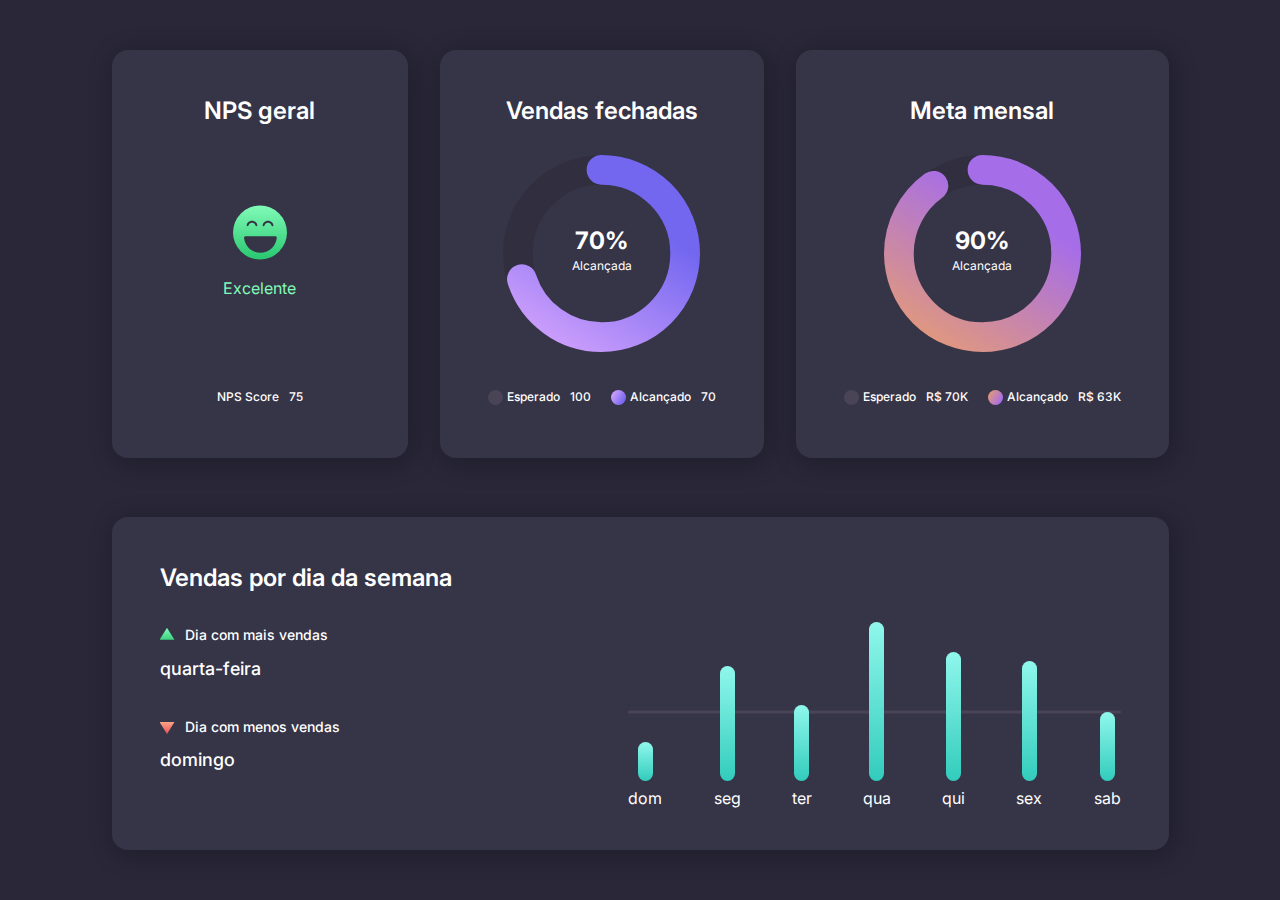
<file: index.html>
<!DOCTYPE html>
<html lang="en">
<head>
    <meta charset="UTF-8">
    <meta http-equiv="X-UA-Compatible" content="IE=edge">
    <meta name="viewport" content="width=device-width, initial-scale=1.0">
    <title>Dashboard</title>
    <link rel="stylesheet" href="style.css">
    <link rel="preconnect" href="https://fonts.googleapis.com">
    <link rel="preconnect" href="https://fonts.gstatic.com" crossorigin>
    <link href="https://fonts.googleapis.com/css2?family=Inter:wght@400;500;700&display=swap" rel="stylesheet">
</head>
<body>
    <main id="app" class="grid">
        <div class="box nps grid">
            <div class="top text-center">
                NPS geral
            </div>
            <div class="middle grid">
                <img src="./assets/smile.svg" alt="bolinha verde sorrindo">
                Excelente
            </div>
            <div class="bottom">
                <span>NPS Score</span>
                <span>75</span>
            </div>
        </div>
        <div class="box sell grid">
            <div class="top text-center">Vendas fechadas</div>
            <div class="middle">

                <svg viewBox="0 0 232 232" style="--percentage: 70">
                    <circle cx="50%" cy="50%" r="98.5" opacity="0.1" stroke="black" />
                    <circle cx="50%" cy="50%" r="98.5" stroke=url(#paint0_linear_201_85) />
                    <defs>
                        <linearGradient id="paint0_linear_201_85" x1="-9" y1="82" x2="145" y2="178"
                            gradientUnits="userSpaceOnUse">
                            <stop stop-color="#CE9FFC" />
                            <stop offset="1" stop-color="#7367F0" />
                        </linearGradient>
                    </defs>
                </svg>

                <div class="content">
                    <h3>70%</h3>
                    <p>Alcançada</p>
                </div>

            </div>
            <div class="bottom">
                <div class="item">
                    <span>Esperado</span>
                    <span>100</span>
                </div>
                <div class="item">
                    <span id="sell-alcancado">Alcançado</span>
                    <span>70</span>
                </div>
            </div>
        </div>
        <div class="box target grid">
            <div class="top text-center">Meta mensal</div>
            <div class="middle">

                <svg viewBox="0 0 232 232" style="--percentage: 90">
                    <circle cx="50%" cy="50%" r="98.5" opacity="0.1" stroke="black" />
                    <circle cx="50%" cy="50%" r="98.5" stroke=url(#paint0_linear_201_104) />
                    <defs>
                        <linearGradient id="paint0_linear_201_104" x1="1.97421e-07" y1="82" x2="154" y2="178" 
                        gradientUnits="userSpaceOnUse">    
                        <stop stop-color="#DF9780"/>
                        <stop offset="1" stop-color="#A66DE9"/>
                        </linearGradient>
                    </defs>
                </svg>

                <div class="content">
                    <h3>90%</h3>
                    <p>Alcançada</p>
                </div>

            </div>
            <div class="bottom">
                <div class="item">
                    <span>Esperado</span>
                    <span id="">R$ 70K</span>
                </div>
                <div class="item">
                    <span id="target-alcancado">Alcançado</span>
                    <span>R$ 63K</span>
                </div>
            </div>
        </div>




        <div class="box weekly-sell grid">
            <div class="top">Vendas por dia da semana</div>

            <div class="wrapper">

                <div class="left grid">
                    <div class="most-sell grid">
                        <span>Dia com mais vendas</span>
                        quarta-feira
                    </div>
                    <div class="less-sell grid"> 
                        <span>Dia com menos vendas</span>
                        domingo
                    </div>
                </div>

                <div class="right">
                    <div class="bars">

                        <div class="bar-wrapper">
                            <div class="bar" style="--height: 3.9rem"></div>
                            <span>dom</span>
                        </div>
                        <div class="bar-wrapper">
                            <div class="bar" style="--height: 11.5rem"></div>
                            <span>seg</span>
                        </div>
                        <div class="bar-wrapper">
                            <div class="bar" style="--height: 7.6rem"></div>
                            <span>ter</span>
                        </div>
                        <div class="bar-wrapper">
                            <div class="bar" style="--height: 15.9rem"></div>
                            <span>qua</span>
                        </div>
                        <div class="bar-wrapper">
                            <div class="bar" style="--height: 12.9rem"></div>
                            <span>qui</span>
                        </div>
                        <div class="bar-wrapper">
                            <div class="bar" style="--height: 12rem"></div>
                            <span>sex</span>
                        </div>
                        <div class="bar-wrapper">
                            <div class="bar" style="--height: 6.9rem"></div>
                            <span>sab</span>
                        </div>

                    </div>
                </div>
            </div>

        </div>



    </main>
</body>
</html>
</file>
<file: style.css>
* {
    margin: 0;
    padding: 0;
    box-sizing: border-box;
    -webkit-font-smoothing: antialiased;
    -moz-osx-font-smoothing: grayscale;
}

:root {
    font-size: 62.5%;

}

body {
    font-size: 1.6rem;
    font-family: 'Inter';
    background-color: #292738;
}

.grid {
    display: grid;
}

.text-center {
    text-align: center;
}

.box {
    padding: 4.8rem 4.8rem;
    background: #363447;
    box-shadow: .3rem .4rem 2.6rem rgba(0, 0, 0, 0.25);
    border-radius: 1.6rem;
    color: white;
    line-height: 160%;
    gap: 3.2rem;
}

#app {
    column-gap: 3.2rem;
    row-gap: 5.9rem;
    height: fit-content;
    min-height: 100vh;
    place-content: center;
    padding: 3.2rem;
}

.top {
    font-weight: 600;
    font-size: 24px;
}

.middle {
    position: relative;
    display: grid;
    place-content: center;
}

.middle .content {
    position: absolute;
    top: 50%;
    left: 50%;
    transform: translate(-50%, -50%);
    text-align: center;
}

.content h3 {
    font-size: 2.4rem;
}

.content p {
    font-size: 1.2rem;
}

.bottom {
    font-weight: 500;
    font-size: 1.2rem;
    display: flex;
    gap: 2rem;
    justify-content: center;
    margin-top: auto;
}

.bottom .item {
    display: flex;
    align-items: center;
    gap: 1rem;
}

.bottom .item span {
    --bg-color: #4A4556;
}

.item #sell-alcancado {
    --bg-color: linear-gradient(121.94deg, #CE9FFC 15.98%, #7367F0 82.85%);
    border-radius: 999px;
}

.item #target-alcancado {
    --bg-color: linear-gradient(121.94deg, #DF9780 15.98%, #A66DE9 82.85%);
    border-radius: 999px;
}

.bottom .item span:nth-child(1) {
    display: flex;
    align-items: center;
    gap: 0.4rem;
}

.bottom .item span:nth-child(1)::before {
    content: "";
    width: 1.5rem;
    height: 1.5rem;
    display: block;
    background: var(--bg-color);
    border-radius: 999px;
}

.nps {
    gap: 3.2rem;
}

.nps .middle {
    height: 19.7rem;
    place-content: center;
    justify-items: center;
    gap: 1.6rem;
    color: #81FBB8;
}

.nps .bottom {
    gap: 1rem;
}

svg {
    --circunference: 618;
    --percentage: 0;
    width: 19.7rem;
    height: 19.7rem;
    transform: rotate(-90deg);
}

svg circle {
    stroke-dasharray: var(--circunference);
    stroke-dashoffset: var(--circunference);
    stroke-width: 35;
    fill: none;
}

svg circle:nth-child(1) {
    stroke-dashoffset: 0;
}

svg circle:nth-child(2) {
    stroke-dashoffset: calc(var(--circunference) - (var(--circunference) * var(--percentage))/100);
    stroke-linecap: round;
    animation: progress 1s ease-in-out forwards;
    animation-delay: 1s;
}

@keyframes progress {
    0% {
        stroke-dasharray: var(--circunference);
        stroke-dashoffset: var(--circunference);
    }
}

.weekly-sell {
    gap: 3.2rem;
}

.weekly-sell span {
    opacity: 1;
}

.weekly-sell .wrapper {
    display: flex;
    flex-direction: column;
    gap: 3.2rem;
}

.weekly-sell .left {
    gap: 3.2rem;
    grid-auto-flow: column;
}

.weekly-sell .left,
.weekly-sell .right {
    flex: 1;
    display: flex;
    flex-direction: column;
}

.left .grid {
    gap: 0.8rem;
    font-weight: 500;
    font-size: 18px;
}

.left .grid span {
    display: flex;
    font-size: 14px;
    align-items: center;
    gap: 1rem;
}

.left .grid span::before {
    content: "";
    width: 15px;
    height: 15px;
    display: block;
    clip-path: polygon(50% 0%, 0% 80%, 100% 80%);
}

.left .most-sell span::before {
    background: linear-gradient(180deg, #81FBB8 0%, #28C76F 100%);
}

.left .less-sell span::before {
    background: linear-gradient(180deg, #EA5455 0%, #FEB692 100%);
    transform: matrix(1, 0, 0, -1, 0, 0);
}

.bars {
    place-content: center;
    display: flex;
    align-items: flex-end;
    /* gap: calc(3vw + 1rem); */
    gap: 4vw;
    position: relative;
}

.bars::before {
    content: "";
    display: block;
    height: .3rem;
    width: 100%;
    background-color: #4A4556;
    border-radius: 999px;
    position: absolute;
    top: 50%;
    transform: translatey(-50%);
    z-index: 0;
}

.bar-wrapper {
    grid-template-rows: 15.9rem 1.6rem;
    display: grid;
    justify-items: center;
    gap: .5rem;
    z-index: 1;
}

.bar {
    width: 15px;
    background: linear-gradient(180deg, #90F7EC 0%, #32CCBC 100%);
    border-radius: 999px;
    height: var(--height);
    align-self: end;
    animation: up 1.4s;
    animation-delay: 1s;
}

@keyframes up {
    0% {
        height: 0;
    }
}

@media (min-width: 1200px) {
    #app {
        grid-template-columns: 29.6rem max-content max-content;
        grid-template-rows: max-content;
    }

    .box:nth-child(4) {
        grid-column: 1/4;
    }

    .weekly-sell .wrapper {
        flex-direction: row;
    }

    .weekly-sell .left {
        grid-auto-flow: initial;
    }
}
</file>
